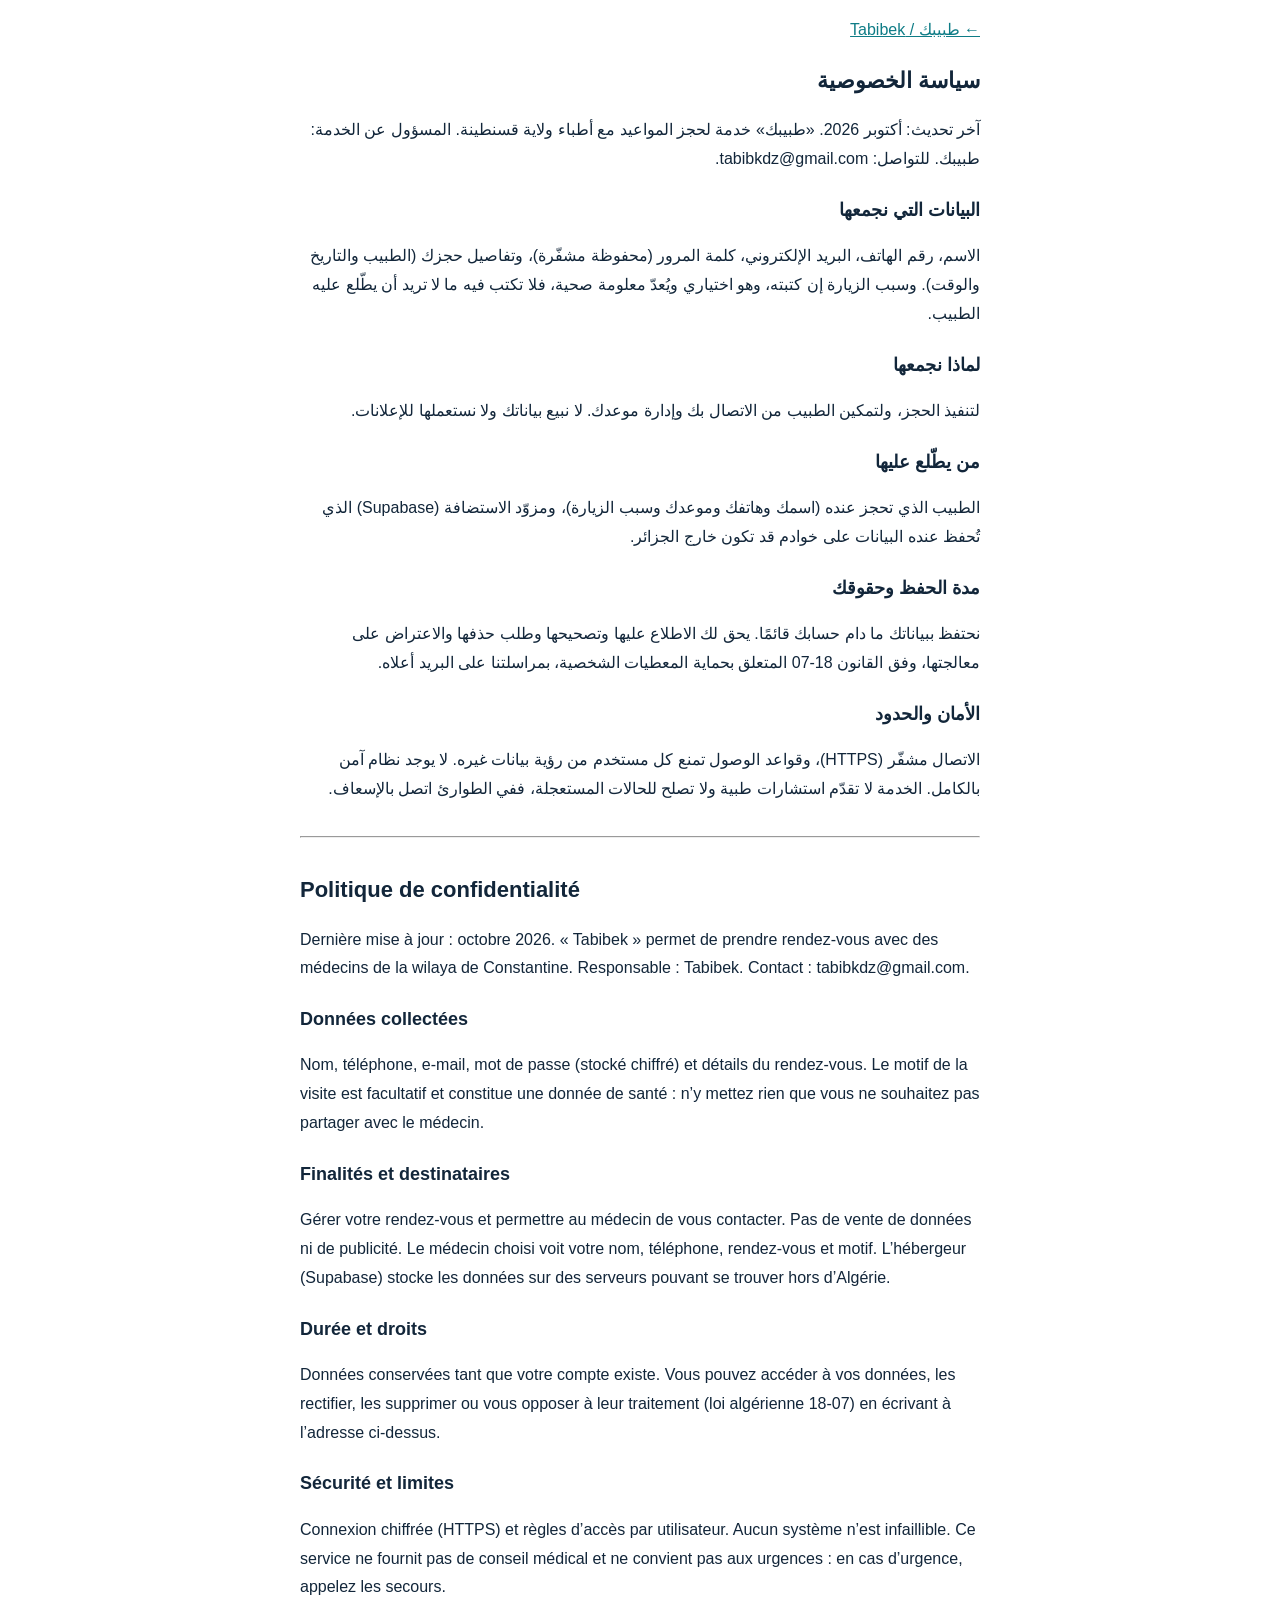
<file: privacy.html>
<!DOCTYPE<!DOCTYPE html>
<html lang="ar" dir="rtl"><head><meta charset="utf-8"><meta name="viewport" content="width=device-width,initial-scale=1"><title>سياسة الخصوصية – Confidentialité</title>
<style>body{font:16px/1.8 Tahoma,Arial,sans-serif;max-width:680px;margin:auto;padding:16px;color:#12263a}h1{font-size:22px}h2{font-size:18px;margin-top:20px}a{color:#0e7c86}hr{margin:32px 0}.fr{direction:ltr;text-align:left}</style></head><body>
<p><a href="./">← طبيبك / Tabibek</a></p>
<h1>سياسة الخصوصية</h1>
<p>آخر تحديث: أكتوبر 2026. «طبيبك» خدمة لحجز المواعيد مع أطباء ولاية قسنطينة. المسؤول عن الخدمة: طبيبك. للتواصل: tabibkdz@gmail.com.</p>
<h2>البيانات التي نجمعها</h2>
<p>الاسم، رقم الهاتف، البريد الإلكتروني، كلمة المرور (محفوظة مشفّرة)، وتفاصيل حجزك (الطبيب والتاريخ والوقت). وسبب الزيارة إن كتبته، وهو اختياري ويُعدّ معلومة صحية، فلا تكتب فيه ما لا تريد أن يطّلع عليه الطبيب.</p>
<h2>لماذا نجمعها</h2>
<p>لتنفيذ الحجز، ولتمكين الطبيب من الاتصال بك وإدارة موعدك. لا نبيع بياناتك ولا نستعملها للإعلانات.</p>
<h2>من يطّلع عليها</h2>
<p>الطبيب الذي تحجز عنده (اسمك وهاتفك وموعدك وسبب الزيارة)، ومزوّد الاستضافة (Supabase) الذي تُحفظ عنده البيانات على خوادم قد تكون خارج الجزائر.</p>
<h2>مدة الحفظ وحقوقك</h2>
<p>نحتفظ ببياناتك ما دام حسابك قائمًا. يحق لك الاطلاع عليها وتصحيحها وطلب حذفها والاعتراض على معالجتها، وفق القانون 18-07 المتعلق بحماية المعطيات الشخصية، بمراسلتنا على البريد أعلاه.</p>
<h2>الأمان والحدود</h2>
<p>الاتصال مشفّر (HTTPS)، وقواعد الوصول تمنع كل مستخدم من رؤية بيانات غيره. لا يوجد نظام آمن بالكامل. الخدمة لا تقدّم استشارات طبية ولا تصلح للحالات المستعجلة، ففي الطوارئ اتصل بالإسعاف.</p>
<hr>
<div class="fr" lang="fr" dir="ltr">
<h1>Politique de confidentialité</h1>
<p>Dernière mise à jour : octobre 2026. « Tabibek » permet de prendre rendez-vous avec des médecins de la wilaya de Constantine. Responsable : Tabibek. Contact : tabibkdz@gmail.com.</p>
<h2>Données collectées</h2>
<p>Nom, téléphone, e-mail, mot de passe (stocké chiffré) et détails du rendez-vous. Le motif de la visite est facultatif et constitue une donnée de santé : n’y mettez rien que vous ne souhaitez pas partager avec le médecin.</p>
<h2>Finalités et destinataires</h2>
<p>Gérer votre rendez-vous et permettre au médecin de vous contacter. Pas de vente de données ni de publicité. Le médecin choisi voit votre nom, téléphone, rendez-vous et motif. L’hébergeur (Supabase) stocke les données sur des serveurs pouvant se trouver hors d’Algérie.</p>
<h2>Durée et droits</h2>
<p>Données conservées tant que votre compte existe. Vous pouvez accéder à vos données, les rectifier, les supprimer ou vous opposer à leur traitement (loi algérienne 18-07) en écrivant à l’adresse ci-dessus.</p>
<h2>Sécurité et limites</h2>
<p>Connexion chiffrée (HTTPS) et règles d’accès par utilisateur. Aucun système n’est infaillible. Ce service ne fournit pas de conseil médical et ne convient pas aux urgences : en cas d’urgence, appelez les secours.</p>
</div></body></html>
</file>
